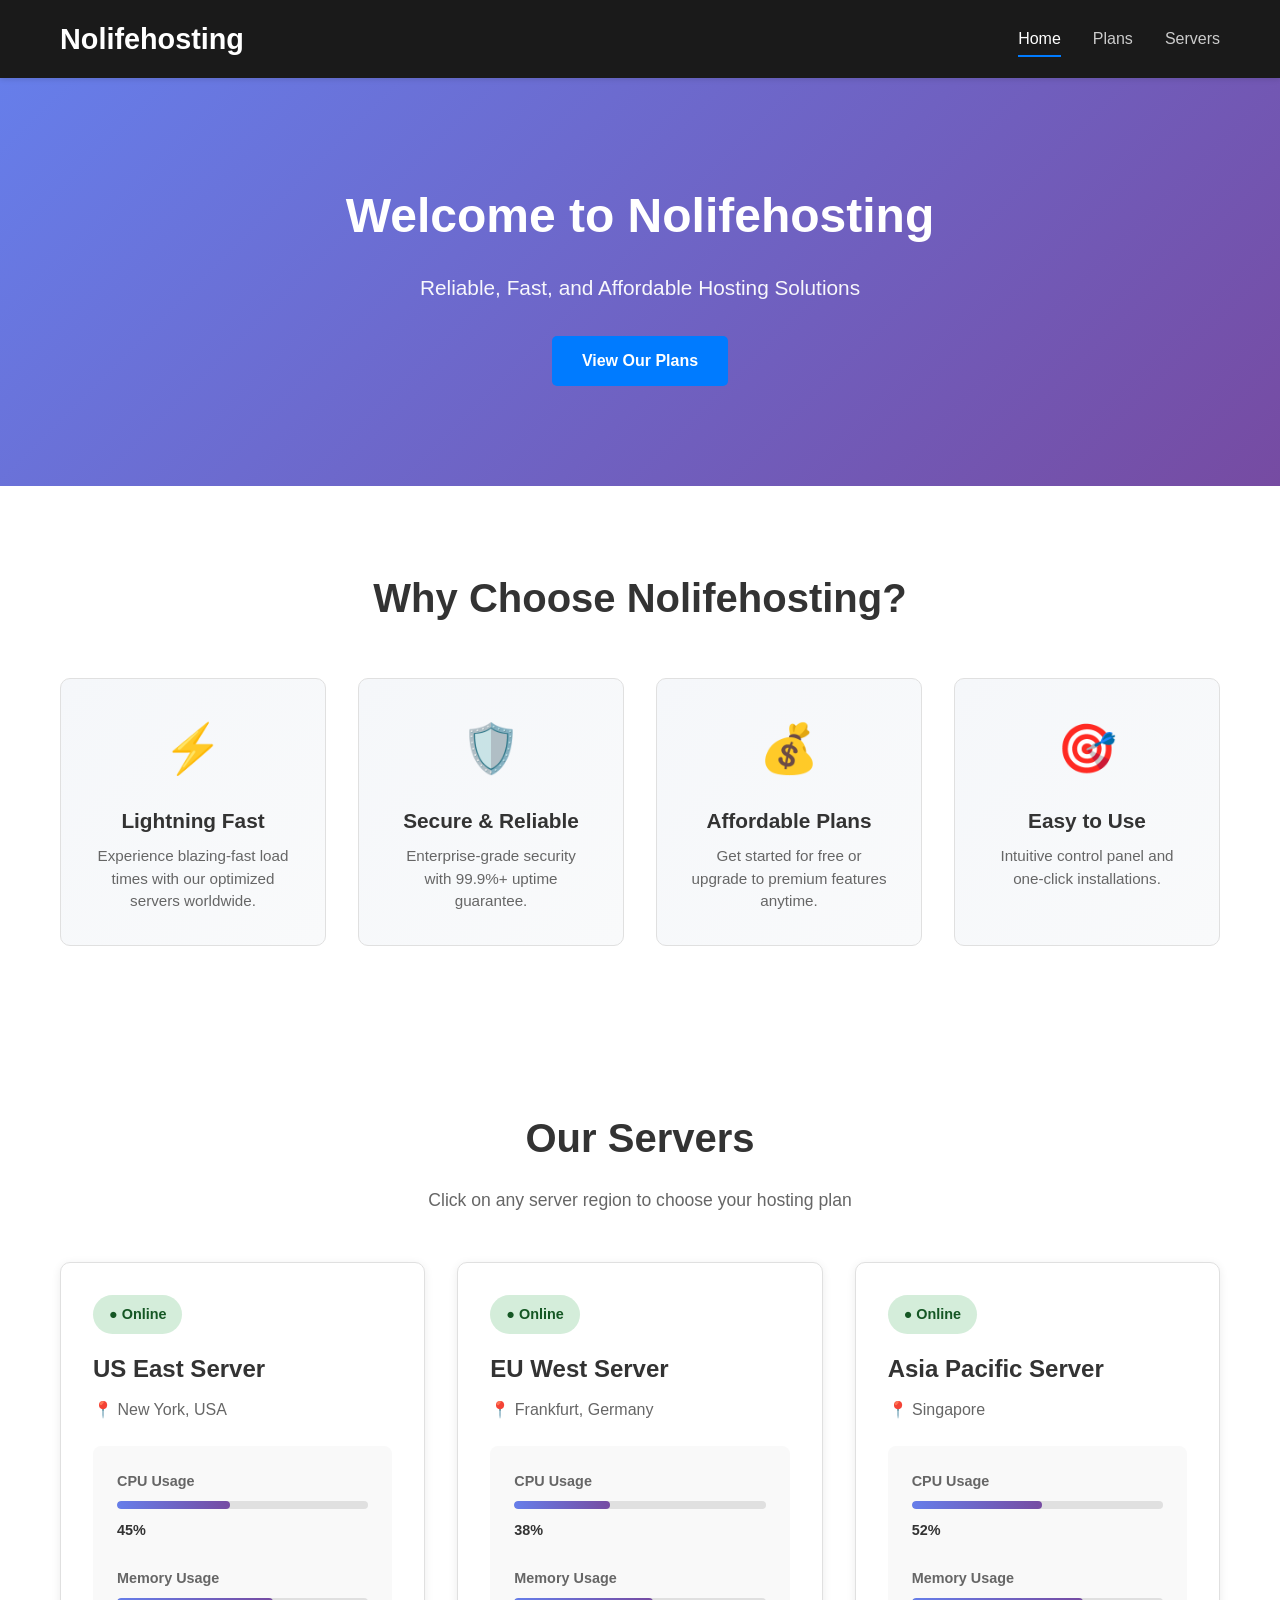
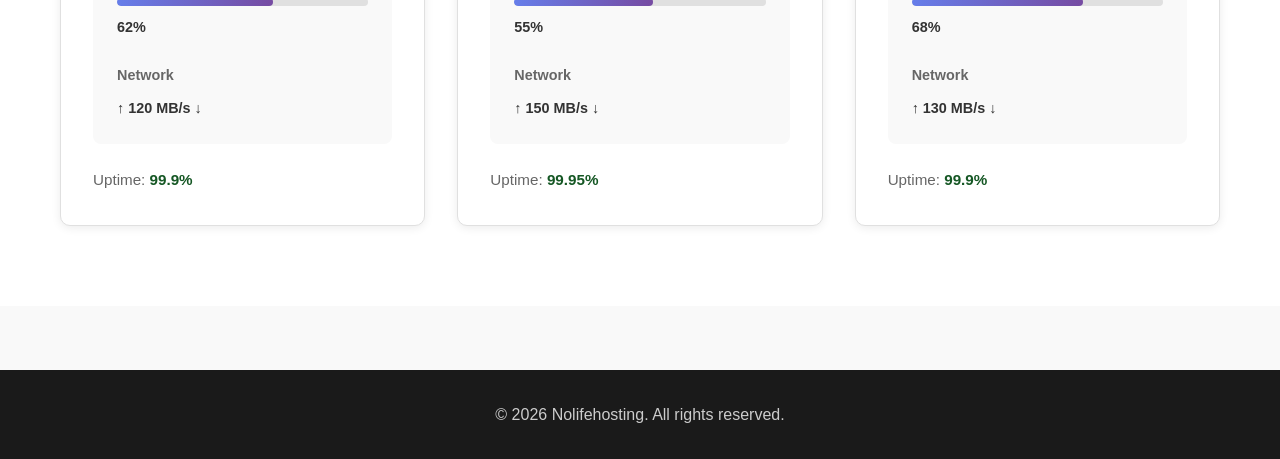
<file: index.html>
<!DOCTYPE html>
<html lang="en">
<head>
    <meta charset="UTF-8">
    <meta name="viewport" content="width=device-width, initial-scale=1.0">
    <title>Nolifehosting - Hosting Solutions</title>
    <link rel="stylesheet" href="style.css">
</head>
<body>
    <header>
        <nav class="navbar">
            <div class="container">
                <div class="logo">Nolifehosting</div>
                <ul class="nav-links">
                    <li><a href="index.html" class="active">Home</a></li>
                    <li><a href="plans.html">Plans</a></li>
                    <li><a href="#servers">Servers</a></li>
                </ul>
            </div>
        </nav>
    </header>

    <section class="hero">
        <div class="container">
            <h1>Welcome to Nolifehosting</h1>
            <p>Reliable, Fast, and Affordable Hosting Solutions</p>
            <a href="plans.html" class="btn btn-primary">View Our Plans</a>
        </div>
    </section>

    <section class="preview-section">
        <div class="container">
            <h2>Why Choose Nolifehosting?</h2>
            <div class="preview-grid">
                <div class="preview-card">
                    <div class="preview-icon">⚡</div>
                    <h3>Lightning Fast</h3>
                    <p>Experience blazing-fast load times with our optimized servers worldwide.</p>
                </div>
                <div class="preview-card">
                    <div class="preview-icon">🛡️</div>
                    <h3>Secure & Reliable</h3>
                    <p>Enterprise-grade security with 99.9%+ uptime guarantee.</p>
                </div>
                <div class="preview-card">
                    <div class="preview-icon">💰</div>
                    <h3>Affordable Plans</h3>
                    <p>Get started for free or upgrade to premium features anytime.</p>
                </div>
                <div class="preview-card">
                    <div class="preview-icon">🎯</div>
                    <h3>Easy to Use</h3>
                    <p>Intuitive control panel and one-click installations.</p>
                </div>
            </div>
        </div>
    </section>

    <section id="servers" class="servers-section">
        <div class="container">
            <h2>Our Servers</h2>
            <p class="servers-subtitle">Click on any server region to choose your hosting plan</p>
            <div class="servers-grid">
                <a href="plans.html" class="server-card server-card-link">
                    <div class="server-status online">● Online</div>
                    <h3>US East Server</h3>
                    <p class="server-location">📍 New York, USA</p>
                    <div class="server-stats">
                        <div class="stat">
                            <span class="label">CPU Usage</span>
                            <div class="progress-bar">
                                <div class="progress" style="width: 45%"></div>
                            </div>
                            <span class="value">45%</span>
                        </div>
                        <div class="stat">
                            <span class="label">Memory Usage</span>
                            <div class="progress-bar">
                                <div class="progress" style="width: 62%"></div>
                            </div>
                            <span class="value">62%</span>
                        </div>
                        <div class="stat">
                            <span class="label">Network</span>
                            <span class="value">↑ 120 MB/s ↓</span>
                        </div>
                    </div>
                    <p class="uptime">Uptime: <strong>99.9%</strong></p>
                </a>

                <a href="plans.html" class="server-card server-card-link">
                    <div class="server-status online">● Online</div>
                    <h3>EU West Server</h3>
                    <p class="server-location">📍 Frankfurt, Germany</p>
                    <div class="server-stats">
                        <div class="stat">
                            <span class="label">CPU Usage</span>
                            <div class="progress-bar">
                                <div class="progress" style="width: 38%"></div>
                            </div>
                            <span class="value">38%</span>
                        </div>
                        <div class="stat">
                            <span class="label">Memory Usage</span>
                            <div class="progress-bar">
                                <div class="progress" style="width: 55%"></div>
                            </div>
                            <span class="value">55%</span>
                        </div>
                        <div class="stat">
                            <span class="label">Network</span>
                            <span class="value">↑ 150 MB/s ↓</span>
                        </div>
                    </div>
                    <p class="uptime">Uptime: <strong>99.95%</strong></p>
                </a>

                <a href="plans.html" class="server-card server-card-link">
                    <div class="server-status online">● Online</div>
                    <h3>Asia Pacific Server</h3>
                    <p class="server-location">📍 Singapore</p>
                    <div class="server-stats">
                        <div class="stat">
                            <span class="label">CPU Usage</span>
                            <div class="progress-bar">
                                <div class="progress" style="width: 52%"></div>
                            </div>
                            <span class="value">52%</span>
                        </div>
                        <div class="stat">
                            <span class="label">Memory Usage</span>
                            <div class="progress-bar">
                                <div class="progress" style="width: 68%"></div>
                            </div>
                            <span class="value">68%</span>
                        </div>
                        <div class="stat">
                            <span class="label">Network</span>
                            <span class="value">↑ 130 MB/s ↓</span>
                        </div>
                    </div>
                    <p class="uptime">Uptime: <strong>99.9%</strong></p>
                </a>
            </div>
        </div>
    </section>

    <footer>
        <div class="container">
            <p>&copy; 2026 Nolifehosting. All rights reserved.</p>
        </div>
    </footer>

    <script src="script.js"></script>
</body>
</html>
</file>
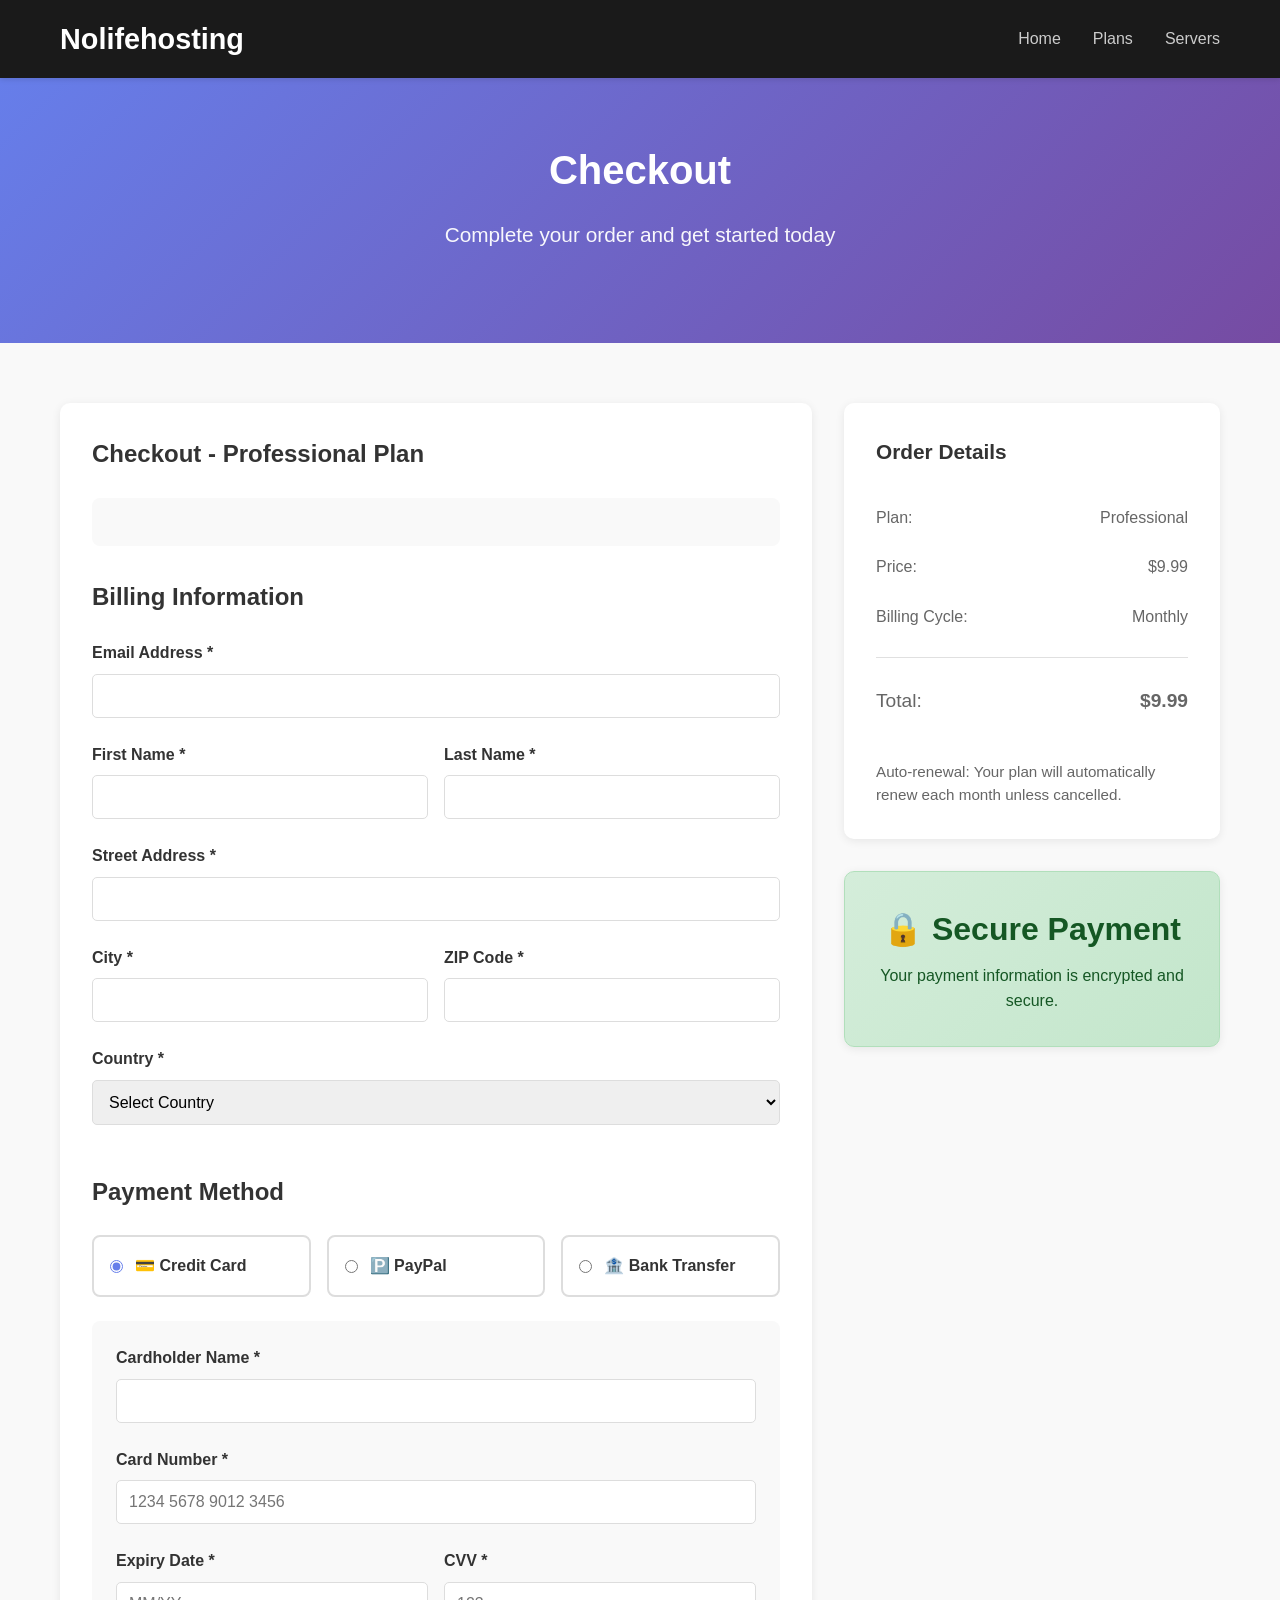
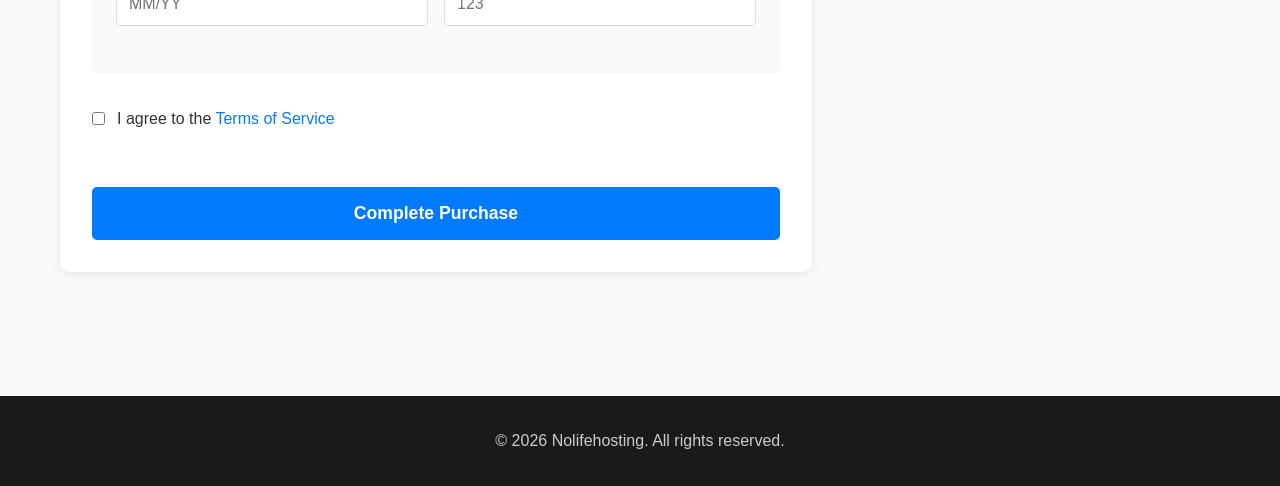
<file: checkout.html>
<!DOCTYPE html>
<html lang="en">
<head>
    <meta charset="UTF-8">
    <meta name="viewport" content="width=device-width, initial-scale=1.0">
    <title>Checkout - Nolifehosting</title>
    <link rel="stylesheet" href="style.css">
</head>
<body>
    <header>
        <nav class="navbar">
            <div class="container">
                <div class="logo">Nolifehosting</div>
                <ul class="nav-links">
                    <li><a href="index.html">Home</a></li>
                    <li><a href="plans.html">Plans</a></li>
                    <li><a href="index.html#servers">Servers</a></li>
                </ul>
            </div>
        </nav>
    </header>

    <section class="hero hero-alt">
        <div class="container">
            <h1>Checkout</h1>
            <p>Complete your order and get started today</p>
        </div>
    </section>

    <section class="checkout-section">
        <div class="container">
            <div class="checkout-container">
                <div class="checkout-main">
                    <h2>Order Summary</h2>
                    <div class="order-summary" id="orderSummary">
                        <!-- Populated by JavaScript -->
                    </div>

                    <div class="checkout-form">
                        <h2>Billing Information</h2>
                        <form id="checkoutForm" onsubmit="handleCheckout(event)">
                            <div class="form-group">
                                <label for="email">Email Address *</label>
                                <input type="email" id="email" name="email" required>
                            </div>

                            <div class="form-row">
                                <div class="form-group">
                                    <label for="firstName">First Name *</label>
                                    <input type="text" id="firstName" name="firstName" required>
                                </div>
                                <div class="form-group">
                                    <label for="lastName">Last Name *</label>
                                    <input type="text" id="lastName" name="lastName" required>
                                </div>
                            </div>

                            <div class="form-group">
                                <label for="address">Street Address *</label>
                                <input type="text" id="address" name="address" required>
                            </div>

                            <div class="form-row">
                                <div class="form-group">
                                    <label for="city">City *</label>
                                    <input type="text" id="city" name="city" required>
                                </div>
                                <div class="form-group">
                                    <label for="zip">ZIP Code *</label>
                                    <input type="text" id="zip" name="zip" required>
                                </div>
                            </div>

                            <div class="form-group">
                                <label for="country">Country *</label>
                                <select id="country" name="country" required>
                                    <option value="">Select Country</option>
                                    <option value="US">United States</option>
                                    <option value="CA">Canada</option>
                                    <option value="UK">United Kingdom</option>
                                    <option value="DE">Germany</option>
                                    <option value="FR">France</option>
                                    <option value="AU">Australia</option>
                                    <option value="SG">Singapore</option>
                                    <option value="JP">Japan</option>
                                    <option value="other">Other</option>
                                </select>
                            </div>

                            <h2 style="margin-top: 3rem;">Payment Method</h2>

                            <div class="payment-methods">
                                <label class="payment-option">
                                    <input type="radio" name="paymentMethod" value="card" checked>
                                    <span class="payment-label">💳 Credit Card</span>
                                </label>
                                <label class="payment-option">
                                    <input type="radio" name="paymentMethod" value="paypal">
                                    <span class="payment-label">🅿️ PayPal</span>
                                </label>
                                <label class="payment-option">
                                    <input type="radio" name="paymentMethod" value="bank">
                                    <span class="payment-label">🏦 Bank Transfer</span>
                                </label>
                            </div>

                            <div id="cardDetails" class="payment-details">
                                <div class="form-group">
                                    <label for="cardName">Cardholder Name *</label>
                                    <input type="text" id="cardName" name="cardName" required>
                                </div>

                                <div class="form-group">
                                    <label for="cardNumber">Card Number *</label>
                                    <input type="text" id="cardNumber" name="cardNumber" placeholder="1234 5678 9012 3456" required>
                                </div>

                                <div class="form-row">
                                    <div class="form-group">
                                        <label for="expiry">Expiry Date *</label>
                                        <input type="text" id="expiry" name="expiry" placeholder="MM/YY" required>
                                    </div>
                                    <div class="form-group">
                                        <label for="cvv">CVV *</label>
                                        <input type="text" id="cvv" name="cvv" placeholder="123" required>
                                    </div>
                                </div>
                            </div>

                            <div id="paypalDetails" class="payment-details" style="display: none;">
                                <p class="info-text">You will be redirected to PayPal to complete your payment securely.</p>
                            </div>

                            <div id="bankDetails" class="payment-details" style="display: none;">
                                <p class="info-text">Bank transfer details will be provided after you complete this form.</p>
                            </div>

                            <div class="form-group checkbox">
                                <label>
                                    <input type="checkbox" name="terms" required>
                                    <span>I agree to the <a href="#" style="color: #007bff;">Terms of Service</a></span>
                                </label>
                            </div>

                            <button type="submit" class="btn btn-primary btn-large">Complete Purchase</button>
                        </form>
                    </div>
                </div>

                <div class="checkout-sidebar">
                    <div class="order-details">
                        <h3>Order Details</h3>
                        <div class="detail-row">
                            <span>Plan:</span>
                            <span id="planName">-</span>
                        </div>
                        <div class="detail-row">
                            <span>Price:</span>
                            <span id="planPrice">-</span>
                        </div>
                        <div class="detail-row">
                            <span>Billing Cycle:</span>
                            <span>Monthly</span>
                        </div>
                        <div style="border-top: 1px solid #e0e0e0; margin: 1rem 0; padding: 1rem 0;">
                            <div class="detail-row" style="font-weight: bold; font-size: 1.2rem;">
                                <span>Total:</span>
                                <span id="totalPrice">$9.99</span>
                            </div>
                        </div>
                        <p class="info-text">Auto-renewal: Your plan will automatically renew each month unless cancelled.</p>
                    </div>

                    <div class="security-badge">
                        <p>🔒 <strong>Secure Payment</strong></p>
                        <p>Your payment information is encrypted and secure.</p>
                    </div>
                </div>
            </div>
        </div>
    </section>

    <footer>
        <div class="container">
            <p>&copy; 2026 Nolifehosting. All rights reserved.</p>
        </div>
    </footer>

    <script src="script.js"></script>
    <script>
        // Get plan from URL parameters
        const params = new URLSearchParams(window.location.search);
        const planName = params.get('plan') || 'Professional';
        const planPrice = params.get('price') || '9.99';

        // Update order summary
        document.getElementById('planName').textContent = planName;
        document.getElementById('planPrice').textContent = '$' + planPrice;
        document.getElementById('totalPrice').textContent = '$' + planPrice;

        // Update page title
        document.querySelector('h2').textContent = `Checkout - ${planName} Plan`;

        // Handle payment method changes
        document.querySelectorAll('input[name="paymentMethod"]').forEach(radio => {
            radio.addEventListener('change', function() {
                document.getElementById('cardDetails').style.display = 
                    this.value === 'card' ? 'block' : 'none';
                document.getElementById('paypalDetails').style.display = 
                    this.value === 'paypal' ? 'block' : 'none';
                document.getElementById('bankDetails').style.display = 
                    this.value === 'bank' ? 'block' : 'none';

                // Update required fields
                const cardInputs = document.querySelectorAll('#cardDetails input');
                cardInputs.forEach(input => {
                    input.required = this.value === 'card';
                });
            });
        });

        // Handle form submission
        function handleCheckout(event) {
            event.preventDefault();
            alert('Thank you for your order! In a real application, this would process your payment.\n\nPlan: ' + planName + '\nAmount: $' + planPrice);
            // In a real application, you would send this to a payment processor
            window.location.href = 'index.html';
        }
    </script>
</body>
</html>
</file>
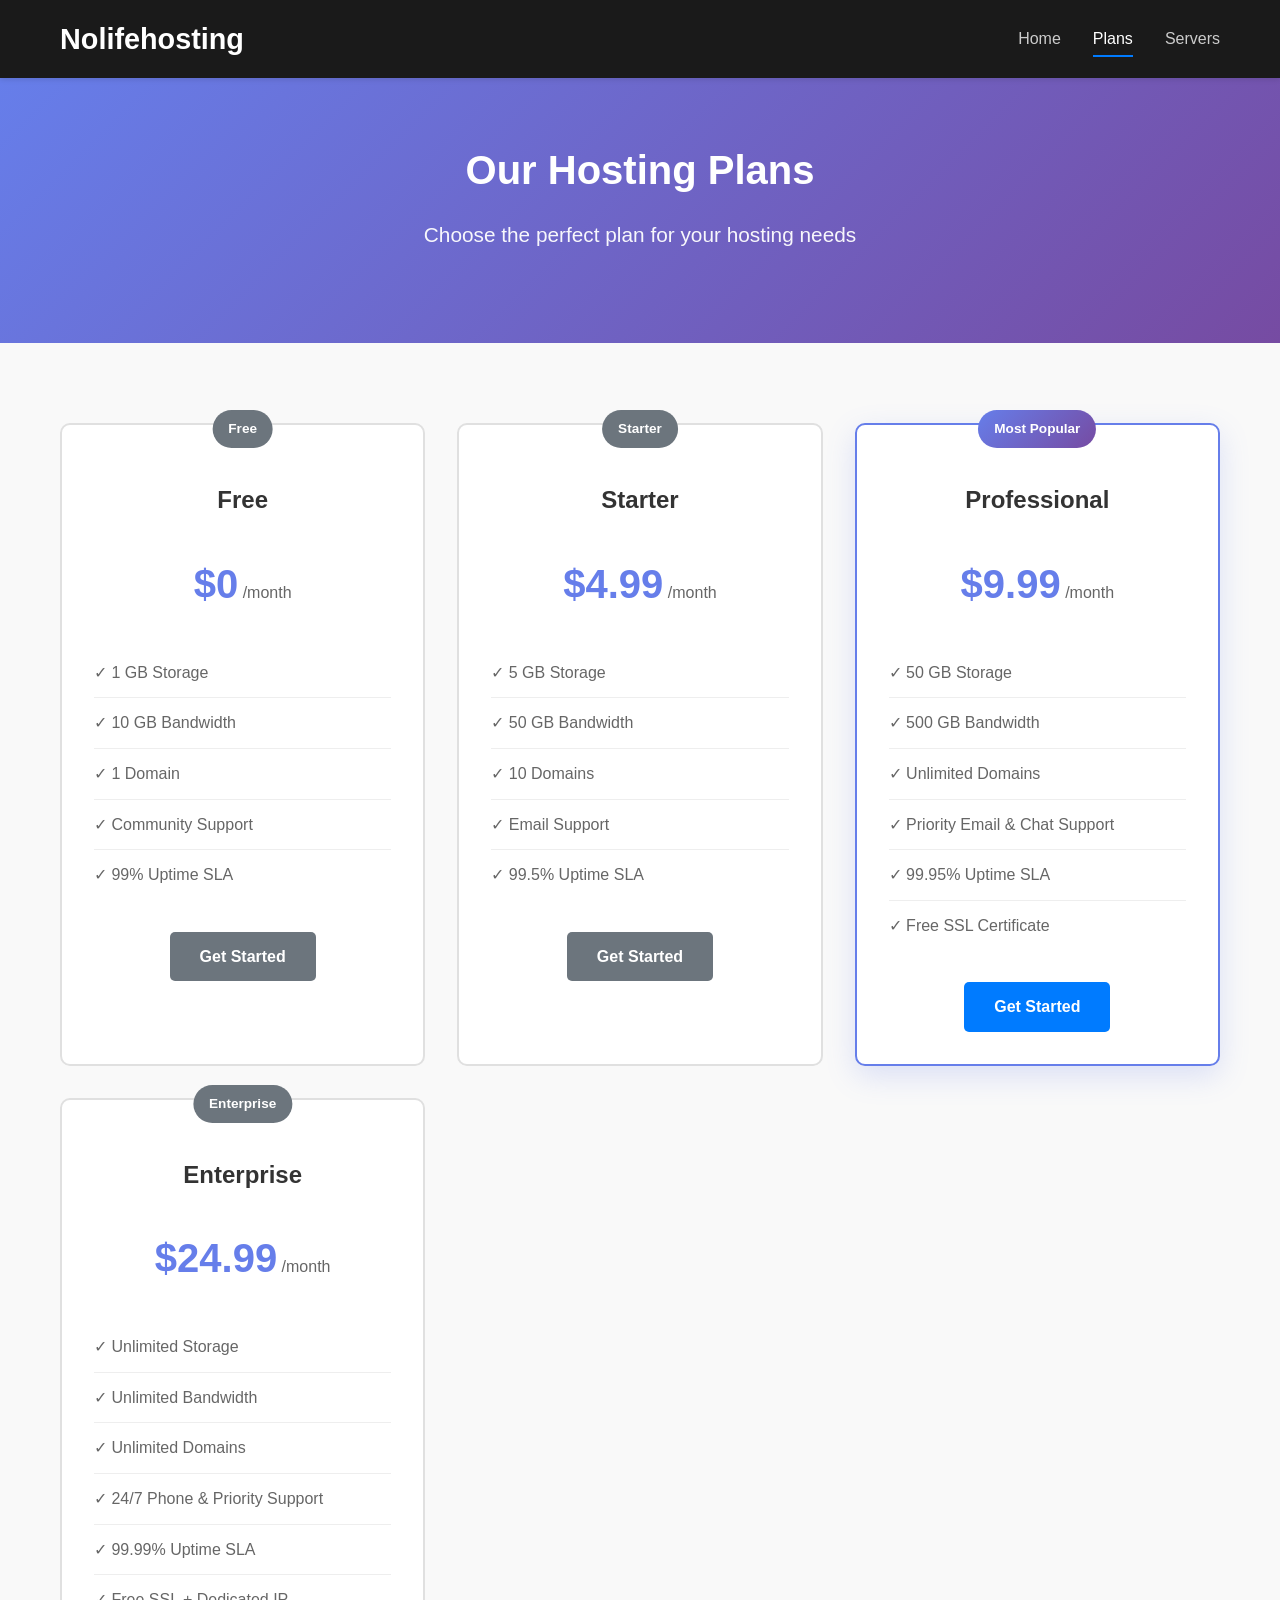
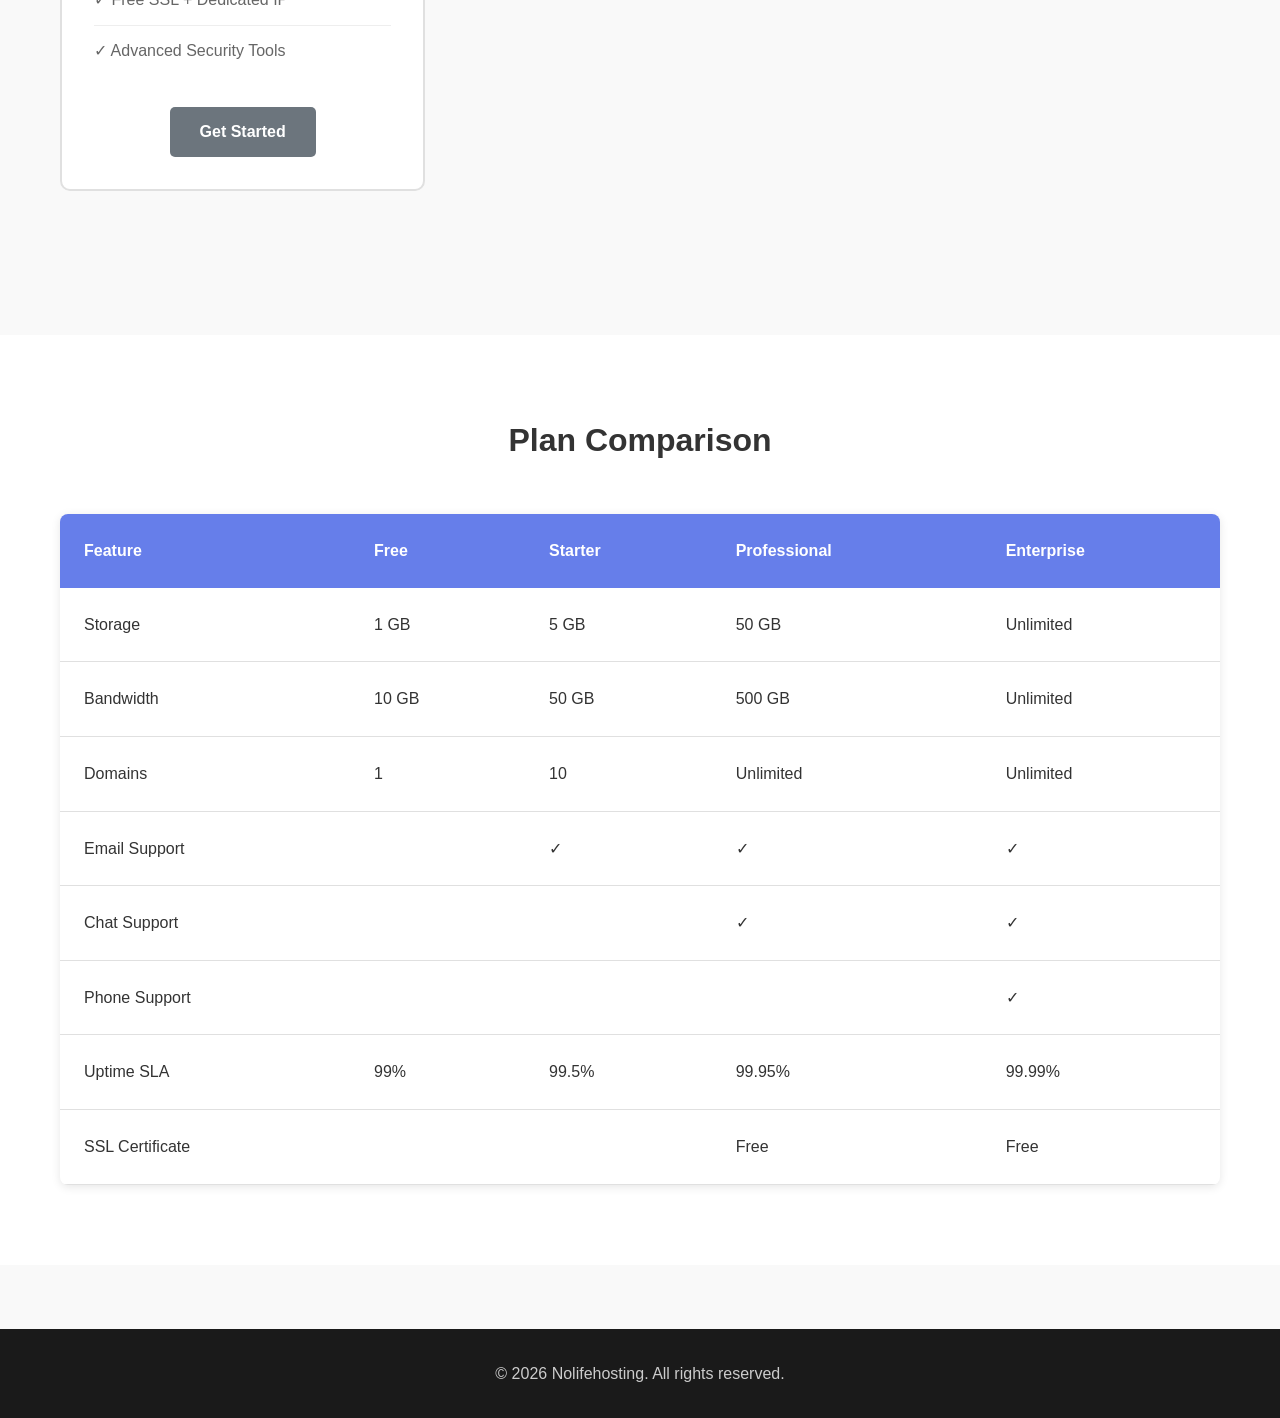
<file: plans.html>
<!DOCTYPE html>
<html lang="en">
<head>
    <meta charset="UTF-8">
    <meta name="viewport" content="width=device-width, initial-scale=1.0">
    <title>Our Plans - Nolifehosting</title>
    <link rel="stylesheet" href="style.css">
</head>
<body>
    <header>
        <nav class="navbar">
            <div class="container">
                <div class="logo">Nolifehosting</div>
                <ul class="nav-links">
                    <li><a href="index.html">Home</a></li>
                    <li><a href="plans.html" class="active">Plans</a></li>
                    <li><a href="index.html#servers">Servers</a></li>
                </ul>
            </div>
        </nav>
    </header>

    <section class="hero hero-alt">
        <div class="container">
            <h1>Our Hosting Plans</h1>
            <p>Choose the perfect plan for your hosting needs</p>
        </div>
    </section>

    <section class="plans-section">
        <div class="container">
            <div class="plans-grid">
                <div class="plan-card">
                    <div class="plan-badge">Free</div>
                    <h3>Free</h3>
                    <div class="plan-price">
                        <span class="price">$0</span>
                        <span class="period">/month</span>
                    </div>
                    <ul class="plan-features">
                        <li>✓ 1 GB Storage</li>
                        <li>✓ 10 GB Bandwidth</li>
                        <li>✓ 1 Domain</li>
                        <li>✓ Community Support</li>
                        <li>✓ 99% Uptime SLA</li>
                    </ul>
                    <a href="checkout.html?plan=Free&price=0" class="btn btn-secondary">Get Started</a>
                </div>

                <div class="plan-card">
                    <div class="plan-badge">Starter</div>
                    <h3>Starter</h3>
                    <div class="plan-price">
                        <span class="price">$4.99</span>
                        <span class="period">/month</span>
                    </div>
                    <ul class="plan-features">
                        <li>✓ 5 GB Storage</li>
                        <li>✓ 50 GB Bandwidth</li>
                        <li>✓ 10 Domains</li>
                        <li>✓ Email Support</li>
                        <li>✓ 99.5% Uptime SLA</li>
                    </ul>
                    <a href="checkout.html?plan=Starter&price=4.99" class="btn btn-secondary">Get Started</a>
                </div>

                <div class="plan-card featured">
                    <div class="plan-badge featured-badge">Most Popular</div>
                    <h3>Professional</h3>
                    <div class="plan-price">
                        <span class="price">$9.99</span>
                        <span class="period">/month</span>
                    </div>
                    <ul class="plan-features">
                        <li>✓ 50 GB Storage</li>
                        <li>✓ 500 GB Bandwidth</li>
                        <li>✓ Unlimited Domains</li>
                        <li>✓ Priority Email & Chat Support</li>
                        <li>✓ 99.95% Uptime SLA</li>
                        <li>✓ Free SSL Certificate</li>
                    </ul>
                    <a href="checkout.html?plan=Professional&price=9.99" class="btn btn-primary">Get Started</a>
                </div>

                <div class="plan-card">
                    <div class="plan-badge">Enterprise</div>
                    <h3>Enterprise</h3>
                    <div class="plan-price">
                        <span class="price">$24.99</span>
                        <span class="period">/month</span>
                    </div>
                    <ul class="plan-features">
                        <li>✓ Unlimited Storage</li>
                        <li>✓ Unlimited Bandwidth</li>
                        <li>✓ Unlimited Domains</li>
                        <li>✓ 24/7 Phone & Priority Support</li>
                        <li>✓ 99.99% Uptime SLA</li>
                        <li>✓ Free SSL + Dedicated IP</li>
                        <li>✓ Advanced Security Tools</li>
                    </ul>
                    <a href="checkout.html?plan=Enterprise&price=24.99" class="btn btn-secondary">Get Started</a>
                </div>
            </div>
        </div>
    </section>

    <section class="comparison-section">
        <div class="container">
            <h2>Plan Comparison</h2>
            <table class="comparison-table">
                <thead>
                    <tr>
                        <th>Feature</th>
                        <th>Free</th>
                        <th>Starter</th>
                        <th>Professional</th>
                        <th>Enterprise</th>
                    </tr>
                </thead>
                <tbody>
                    <tr>
                        <td>Storage</td>
                        <td>1 GB</td>
                        <td>5 GB</td>
                        <td>50 GB</td>
                        <td>Unlimited</td>
                    </tr>
                    <tr>
                        <td>Bandwidth</td>
                        <td>10 GB</td>
                        <td>50 GB</td>
                        <td>500 GB</td>
                        <td>Unlimited</td>
                    </tr>
                    <tr>
                        <td>Domains</td>
                        <td>1</td>
                        <td>10</td>
                        <td>Unlimited</td>
                        <td>Unlimited</td>
                    </tr>
                    <tr>
                        <td>Email Support</td>
                        <td></td>
                        <td>✓</td>
                        <td>✓</td>
                        <td>✓</td>
                    </tr>
                    <tr>
                        <td>Chat Support</td>
                        <td></td>
                        <td></td>
                        <td>✓</td>
                        <td>✓</td>
                    </tr>
                    <tr>
                        <td>Phone Support</td>
                        <td></td>
                        <td></td>
                        <td></td>
                        <td>✓</td>
                    </tr>
                    <tr>
                        <td>Uptime SLA</td>
                        <td>99%</td>
                        <td>99.5%</td>
                        <td>99.95%</td>
                        <td>99.99%</td>
                    </tr>
                    <tr>
                        <td>SSL Certificate</td>
                        <td></td>
                        <td></td>
                        <td>Free</td>
                        <td>Free</td>
                    </tr>
                </tbody>
            </table>
        </div>
    </section>

    <footer>
        <div class="container">
            <p>&copy; 2026 Nolifehosting. All rights reserved.</p>
        </div>
    </footer>

    <script src="script.js"></script>
</body>
</html>
</file>
<file: style.css>
* {
    margin: 0;
    padding: 0;
    box-sizing: border-box;
}

body {
    font-family: 'Segoe UI', Tahoma, Geneva, Verdana, sans-serif;
    line-height: 1.6;
    color: #333;
    background-color: #f9f9f9;
}

.container {
    max-width: 1200px;
    margin: 0 auto;
    padding: 0 20px;
}

/* Header & Navigation */
header {
    background-color: #1a1a1a;
    box-shadow: 0 2px 5px rgba(0,0,0,0.1);
    position: sticky;
    top: 0;
    z-index: 100;
}

.navbar {
    display: flex;
    justify-content: space-between;
    align-items: center;
}

.navbar .container {
    display: flex;
    justify-content: space-between;
    align-items: center;
    width: 100%;
    padding: 1rem 20px;
}

.logo {
    font-size: 1.8rem;
    font-weight: bold;
    color: #fff;
    text-decoration: none;
}

.nav-links {
    display: flex;
    list-style: none;
    gap: 2rem;
}

.nav-links a {
    color: #ccc;
    text-decoration: none;
    transition: color 0.3s ease;
    padding: 0.5rem 0;
}

.nav-links a:hover,
.nav-links a.active {
    color: #fff;
    border-bottom: 2px solid #007bff;
}

/* Hero Section */
.hero {
    background: linear-gradient(135deg, #667eea 0%, #764ba2 100%);
    color: white;
    padding: 100px 0;
    text-align: center;
}

.hero h1 {
    font-size: 3rem;
    margin-bottom: 1rem;
    font-weight: bold;
}

.hero p {
    font-size: 1.3rem;
    margin-bottom: 2rem;
    opacity: 0.95;
}

.hero-alt {
    background: linear-gradient(135deg, #667eea 0%, #764ba2 100%);
    padding: 60px 0;
}

.hero-alt h1 {
    font-size: 2.5rem;
}

/* Buttons */
.btn {
    display: inline-block;
    padding: 12px 30px;
    border: none;
    border-radius: 5px;
    font-size: 1rem;
    cursor: pointer;
    text-decoration: none;
    transition: all 0.3s ease;
    font-weight: 600;
}

.btn-primary {
    background-color: #007bff;
    color: white;
}

.btn-primary:hover {
    background-color: #0056b3;
    transform: translateY(-2px);
    box-shadow: 0 5px 15px rgba(0, 123, 255, 0.3);
}

.btn-secondary {
    background-color: #6c757d;
    color: white;
}

.btn-secondary:hover {
    background-color: #545b62;
    transform: translateY(-2px);
    box-shadow: 0 5px 15px rgba(108, 117, 125, 0.3);
}

/* Preview Section */
.preview-section {
    padding: 80px 0;
    background-color: white;
}

.preview-section h2 {
    text-align: center;
    font-size: 2.5rem;
    margin-bottom: 3rem;
    color: #333;
}

.preview-grid {
    display: grid;
    grid-template-columns: repeat(auto-fit, minmax(250px, 1fr));
    gap: 2rem;
}

.preview-card {
    background: linear-gradient(135deg, #f5f7fa 0%, #f9fafb 100%);
    padding: 2rem;
    border-radius: 10px;
    text-align: center;
    transition: all 0.3s ease;
    border: 1px solid #e0e0e0;
}

.preview-card:hover {
    transform: translateY(-5px);
    box-shadow: 0 10px 30px rgba(102, 126, 234, 0.15);
    border-color: #667eea;
}

.preview-icon {
    font-size: 3rem;
    margin-bottom: 1rem;
}

.preview-card h3 {
    font-size: 1.3rem;
    margin-bottom: 0.5rem;
    color: #333;
}

.preview-card p {
    color: #666;
    font-size: 0.95rem;
    line-height: 1.5;
}

/* Servers Section */
.servers-section {
    padding: 80px 0;
    background-color: #fff;
}

.servers-section h2 {
    text-align: center;
    font-size: 2.5rem;
    margin-bottom: 1rem;
    color: #333;
}

.servers-subtitle {
    text-align: center;
    color: #666;
    margin-bottom: 3rem;
    font-size: 1.1rem;
}

.servers-grid {
    display: grid;
    grid-template-columns: repeat(auto-fit, minmax(350px, 1fr));
    gap: 2rem;
}

.server-card {
    background: white;
    border: 1px solid #e0e0e0;
    border-radius: 10px;
    padding: 2rem;
    box-shadow: 0 2px 10px rgba(0, 0, 0, 0.08);
    transition: all 0.3s ease;
}

.server-card:hover {
    transform: translateY(-5px);
    box-shadow: 0 10px 25px rgba(0, 0, 0, 0.15);
    border-color: #667eea;
}

.server-card-link {
    text-decoration: none;
    color: inherit;
    display: block;
    cursor: pointer;
}

.server-status {
    display: inline-block;
    padding: 0.5rem 1rem;
    border-radius: 20px;
    font-size: 0.9rem;
    font-weight: bold;
    margin-bottom: 1rem;
}

.server-status.online {
    background-color: #d4edda;
    color: #155724;
}

.server-card h3 {
    font-size: 1.5rem;
    margin-bottom: 0.5rem;
    color: #333;
}

.server-location {
    color: #666;
    margin-bottom: 1.5rem;
    font-size: 1rem;
}

.server-stats {
    background-color: #f9f9f9;
    padding: 1.5rem;
    border-radius: 8px;
    margin-bottom: 1.5rem;
}

.stat {
    margin-bottom: 1.5rem;
}

.stat:last-child {
    margin-bottom: 0;
}

.stat .label {
    display: block;
    font-size: 0.9rem;
    color: #666;
    margin-bottom: 0.5rem;
    font-weight: 600;
}

.progress-bar {
    background-color: #e0e0e0;
    border-radius: 10px;
    height: 8px;
    margin-bottom: 0.5rem;
    overflow: hidden;
}

.progress {
    background: linear-gradient(90deg, #667eea 0%, #764ba2 100%);
    height: 100%;
    border-radius: 10px;
}

.stat .value {
    font-size: 0.9rem;
    color: #333;
    font-weight: 600;
}

.uptime {
    color: #666;
    font-size: 0.95rem;
}

.uptime strong {
    color: #155724;
}

/* Plans Section */
.plans-section {
    padding: 80px 0;
    background-color: #f9f9f9;
}

.plans-grid {
    display: grid;
    grid-template-columns: repeat(auto-fit, minmax(300px, 1fr));
    gap: 2rem;
    margin-bottom: 4rem;
}

.plan-card {
    background: white;
    border: 2px solid #e0e0e0;
    border-radius: 10px;
    padding: 2rem;
    text-align: center;
    position: relative;
    transition: all 0.3s ease;
}

.plan-card:hover {
    transform: translateY(-5px);
    box-shadow: 0 10px 30px rgba(0, 0, 0, 0.1);
}

.plan-card.featured {
    border-color: #667eea;
    transform: scale(1.05);
    box-shadow: 0 10px 30px rgba(102, 126, 234, 0.2);
}

.plan-card.featured:hover {
    transform: scale(1.05) translateY(-5px);
}

.plan-badge {
    position: absolute;
    top: -15px;
    left: 50%;
    transform: translateX(-50%);
    background-color: #6c757d;
    color: white;
    padding: 0.5rem 1rem;
    border-radius: 20px;
    font-size: 0.85rem;
    font-weight: bold;
}

.plan-badge.featured-badge {
    background: linear-gradient(135deg, #667eea 0%, #764ba2 100%);
}

.plan-card h3 {
    margin-top: 1.5rem;
    font-size: 1.5rem;
    margin-bottom: 1rem;
    color: #333;
}

.plan-price {
    margin: 2rem 0;
}

.plan-price .price {
    font-size: 2.5rem;
    font-weight: bold;
    color: #667eea;
}

.plan-price .period {
    color: #666;
    font-size: 1rem;
}

.plan-features {
    list-style: none;
    margin: 2rem 0;
    text-align: left;
}

.plan-features li {
    padding: 0.75rem 0;
    border-bottom: 1px solid #eee;
    color: #666;
}

.plan-features li:last-child {
    border-bottom: none;
}

/* Comparison Section */
.comparison-section {
    padding: 80px 0;
    background-color: white;
}

.comparison-section h2 {
    text-align: center;
    font-size: 2rem;
    margin-bottom: 3rem;
    color: #333;
}

.comparison-table {
    width: 100%;
    border-collapse: collapse;
    box-shadow: 0 2px 10px rgba(0, 0, 0, 0.1);
    border-radius: 8px;
    overflow: hidden;
}

.comparison-table thead {
    background-color: #667eea;
    color: white;
}

.comparison-table th {
    padding: 1.5rem;
    text-align: left;
    font-weight: 600;
}

.comparison-table td {
    padding: 1.5rem;
    border-bottom: 1px solid #e0e0e0;
}

.comparison-table tbody tr:hover {
    background-color: #f9f9f9;
}

/* Checkout Section */
.checkout-section {
    padding: 60px 0;
    background-color: #f9f9f9;
    min-height: 100vh;
}

.checkout-container {
    display: grid;
    grid-template-columns: 2fr 1fr;
    gap: 2rem;
}

.checkout-main {
    background: white;
    padding: 2rem;
    border-radius: 10px;
    box-shadow: 0 2px 10px rgba(0, 0, 0, 0.08);
}

.checkout-main h2 {
    font-size: 1.5rem;
    margin-bottom: 1.5rem;
    color: #333;
    margin-top: 2rem;
}

.checkout-main h2:first-child {
    margin-top: 0;
}

.order-summary {
    background: #f9f9f9;
    padding: 1.5rem;
    border-radius: 8px;
    margin-bottom: 2rem;
}

.checkout-form {
    margin-top: 2rem;
}

.form-group {
    margin-bottom: 1.5rem;
}

.form-group label {
    display: block;
    margin-bottom: 0.5rem;
    font-weight: 600;
    color: #333;
}

.form-group input,
.form-group select {
    width: 100%;
    padding: 0.75rem;
    border: 1px solid #ddd;
    border-radius: 5px;
    font-size: 1rem;
    font-family: inherit;
    transition: border-color 0.3s ease;
}

.form-group input:focus,
.form-group select:focus {
    outline: none;
    border-color: #667eea;
    box-shadow: 0 0 0 3px rgba(102, 126, 234, 0.1);
}

.form-row {
    display: grid;
    grid-template-columns: 1fr 1fr;
    gap: 1rem;
}

.payment-methods {
    display: grid;
    grid-template-columns: repeat(3, 1fr);
    gap: 1rem;
    margin: 1.5rem 0;
}

.payment-option {
    display: flex;
    align-items: center;
    padding: 1rem;
    border: 2px solid #ddd;
    border-radius: 8px;
    cursor: pointer;
    transition: all 0.3s ease;
}

.payment-option:hover {
    border-color: #667eea;
    background-color: #f9f9f9;
}

.payment-option input[type="radio"] {
    width: auto;
    margin-right: 0.75rem;
    cursor: pointer;
}

.payment-option input[type="radio"]:checked {
    accent-color: #667eea;
}

.payment-label {
    cursor: pointer;
    font-weight: 600;
}

.payment-details {
    background-color: #f9f9f9;
    padding: 1.5rem;
    border-radius: 8px;
    margin-top: 1rem;
}

.info-text {
    color: #666;
    font-size: 0.95rem;
    line-height: 1.5;
}

.form-group.checkbox {
    display: flex;
    align-items: center;
    margin-top: 2rem;
}

.form-group.checkbox label {
    display: flex;
    align-items: center;
    margin: 0;
    font-weight: 500;
}

.form-group.checkbox input[type="checkbox"] {
    width: auto;
    margin-right: 0.75rem;
    cursor: pointer;
}

.form-group.checkbox a {
    color: #007bff;
    text-decoration: none;
}

.form-group.checkbox a:hover {
    text-decoration: underline;
}

.btn-large {
    width: 100%;
    padding: 1rem;
    font-size: 1.1rem;
    margin-top: 2rem;
}

.checkout-sidebar {
    display: flex;
    flex-direction: column;
    gap: 2rem;
}

.order-details,
.security-badge {
    background: white;
    padding: 2rem;
    border-radius: 10px;
    box-shadow: 0 2px 10px rgba(0, 0, 0, 0.08);
    height: fit-content;
    position: sticky;
    top: 20px;
}

.order-details h3 {
    font-size: 1.3rem;
    margin-bottom: 1.5rem;
    color: #333;
}

.detail-row {
    display: flex;
    justify-content: space-between;
    padding: 0.75rem 0;
    color: #666;
}

.detail-row span:first-child {
    font-weight: 500;
}

.security-badge {
    background: linear-gradient(135deg, #d4edda 0%, #c3e6cb 100%);
    border: 1px solid #b1dfbb;
    padding: 1.5rem;
    text-align: center;
}

.security-badge p {
    margin: 0.5rem 0;
    color: #155724;
}

.security-badge p:first-child {
    font-size: 2rem;
    margin-bottom: 0.5rem;
}

/* Footer */
footer {
    background-color: #1a1a1a;
    color: #ccc;
    text-align: center;
    padding: 2rem 0;
    margin-top: 4rem;
}

footer p {
    margin: 0;
}

/* Responsive Design */
@media (max-width: 768px) {
    .hero h1 {
        font-size: 2rem;
    }

    .hero p {
        font-size: 1.1rem;
    }

    .nav-links {
        gap: 1rem;
        font-size: 0.9rem;
    }

    .servers-grid,
    .plans-grid {
        grid-template-columns: 1fr;
    }

    .plan-card.featured {
        transform: scale(1);
    }

    .plan-card.featured:hover {
        transform: translateY(-5px);
    }

    .servers-section h2,
    .comparison-section h2 {
        font-size: 1.8rem;
    }

    .comparison-table {
        font-size: 0.9rem;
    }

    .comparison-table th,
    .comparison-table td {
        padding: 1rem;
    }

    .checkout-container {
        grid-template-columns: 1fr;
    }

    .checkout-sidebar {
        position: static;
    }

    .order-details,
    .security-badge {
        position: static;
    }

    .payment-methods {
        grid-template-columns: 1fr;
    }
}

@media (max-width: 480px) {
    .navbar .container {
        flex-direction: column;
        gap: 1rem;
    }

    .nav-links {
        width: 100%;
        justify-content: center;
    }

    .hero h1 {
        font-size: 1.5rem;
    }

    .hero p {
        font-size: 1rem;
    }

    .plans-grid,
    .servers-grid {
        grid-template-columns: 1fr;
    }

    .payment-methods {
        grid-template-columns: 1fr;
    }

    .form-row {
        grid-template-columns: 1fr;
    }

    .checkout-main {
        padding: 1rem;
    }
}
</file>
